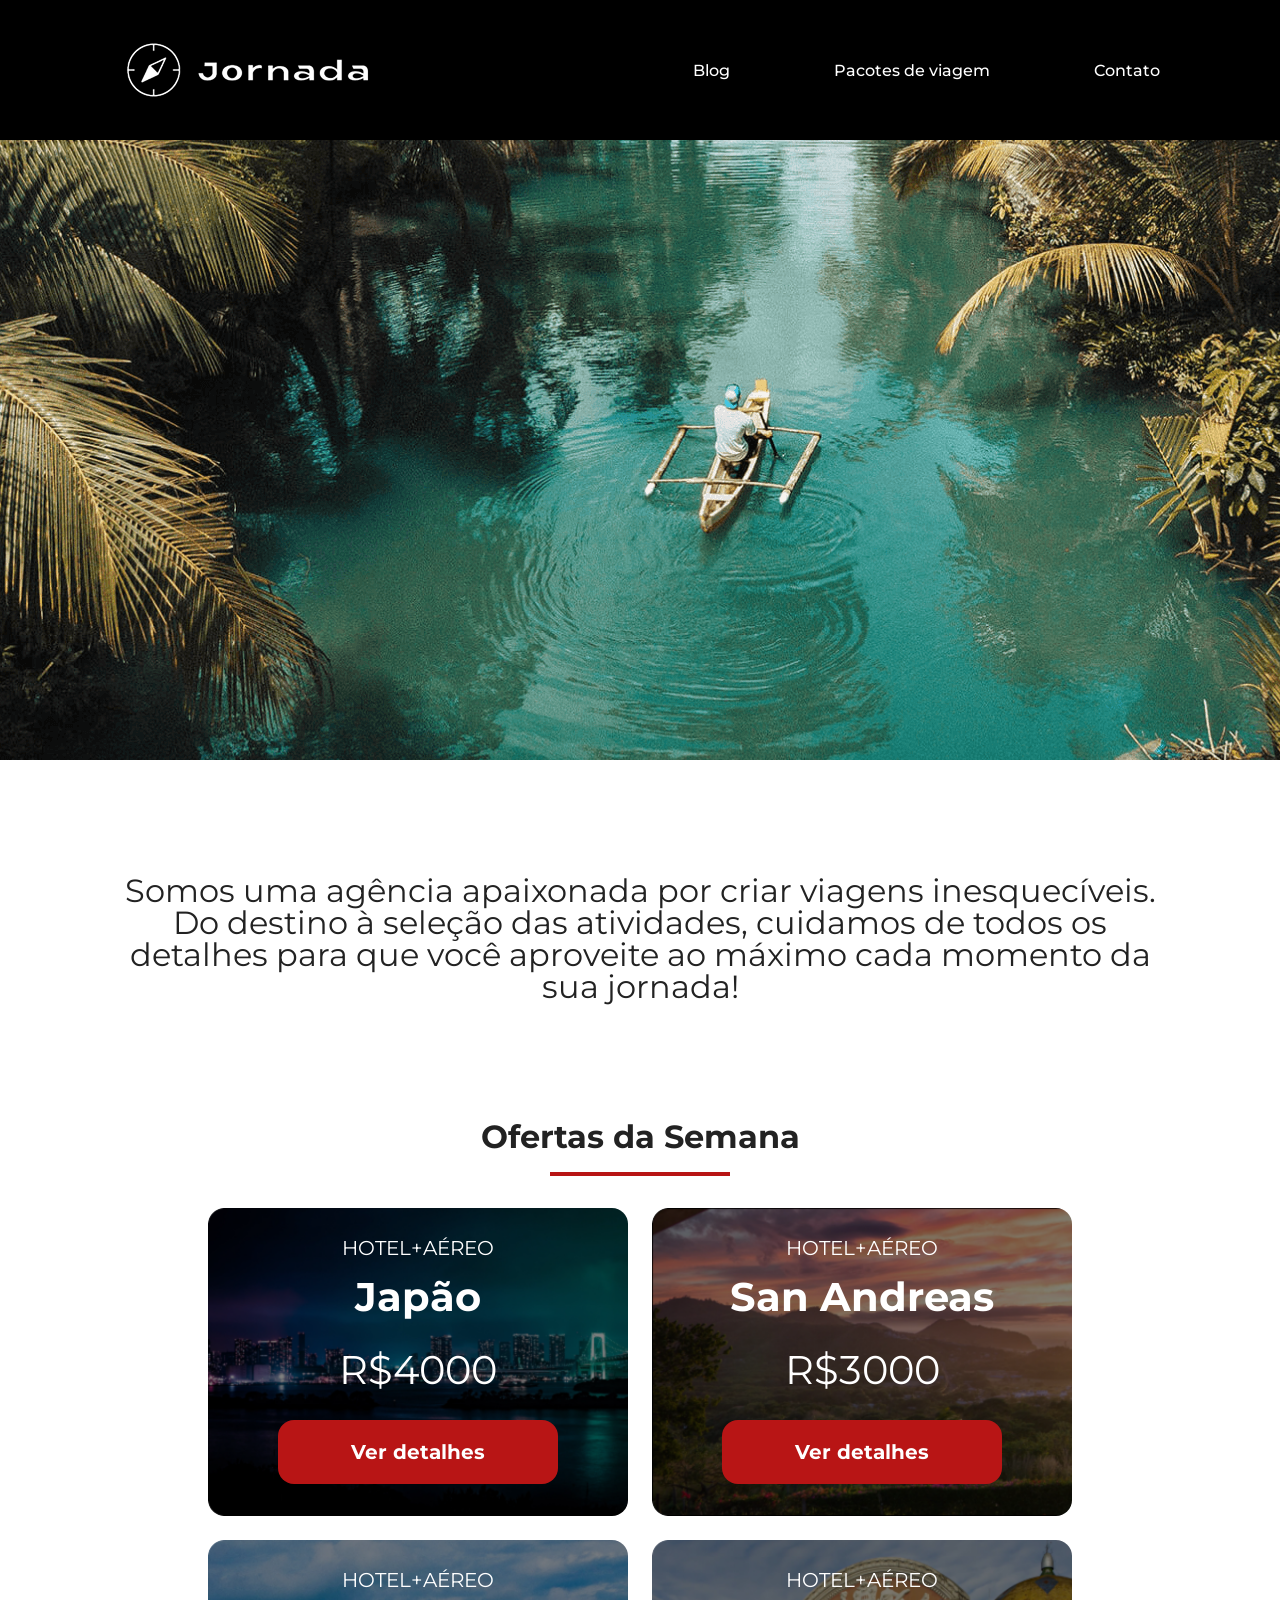
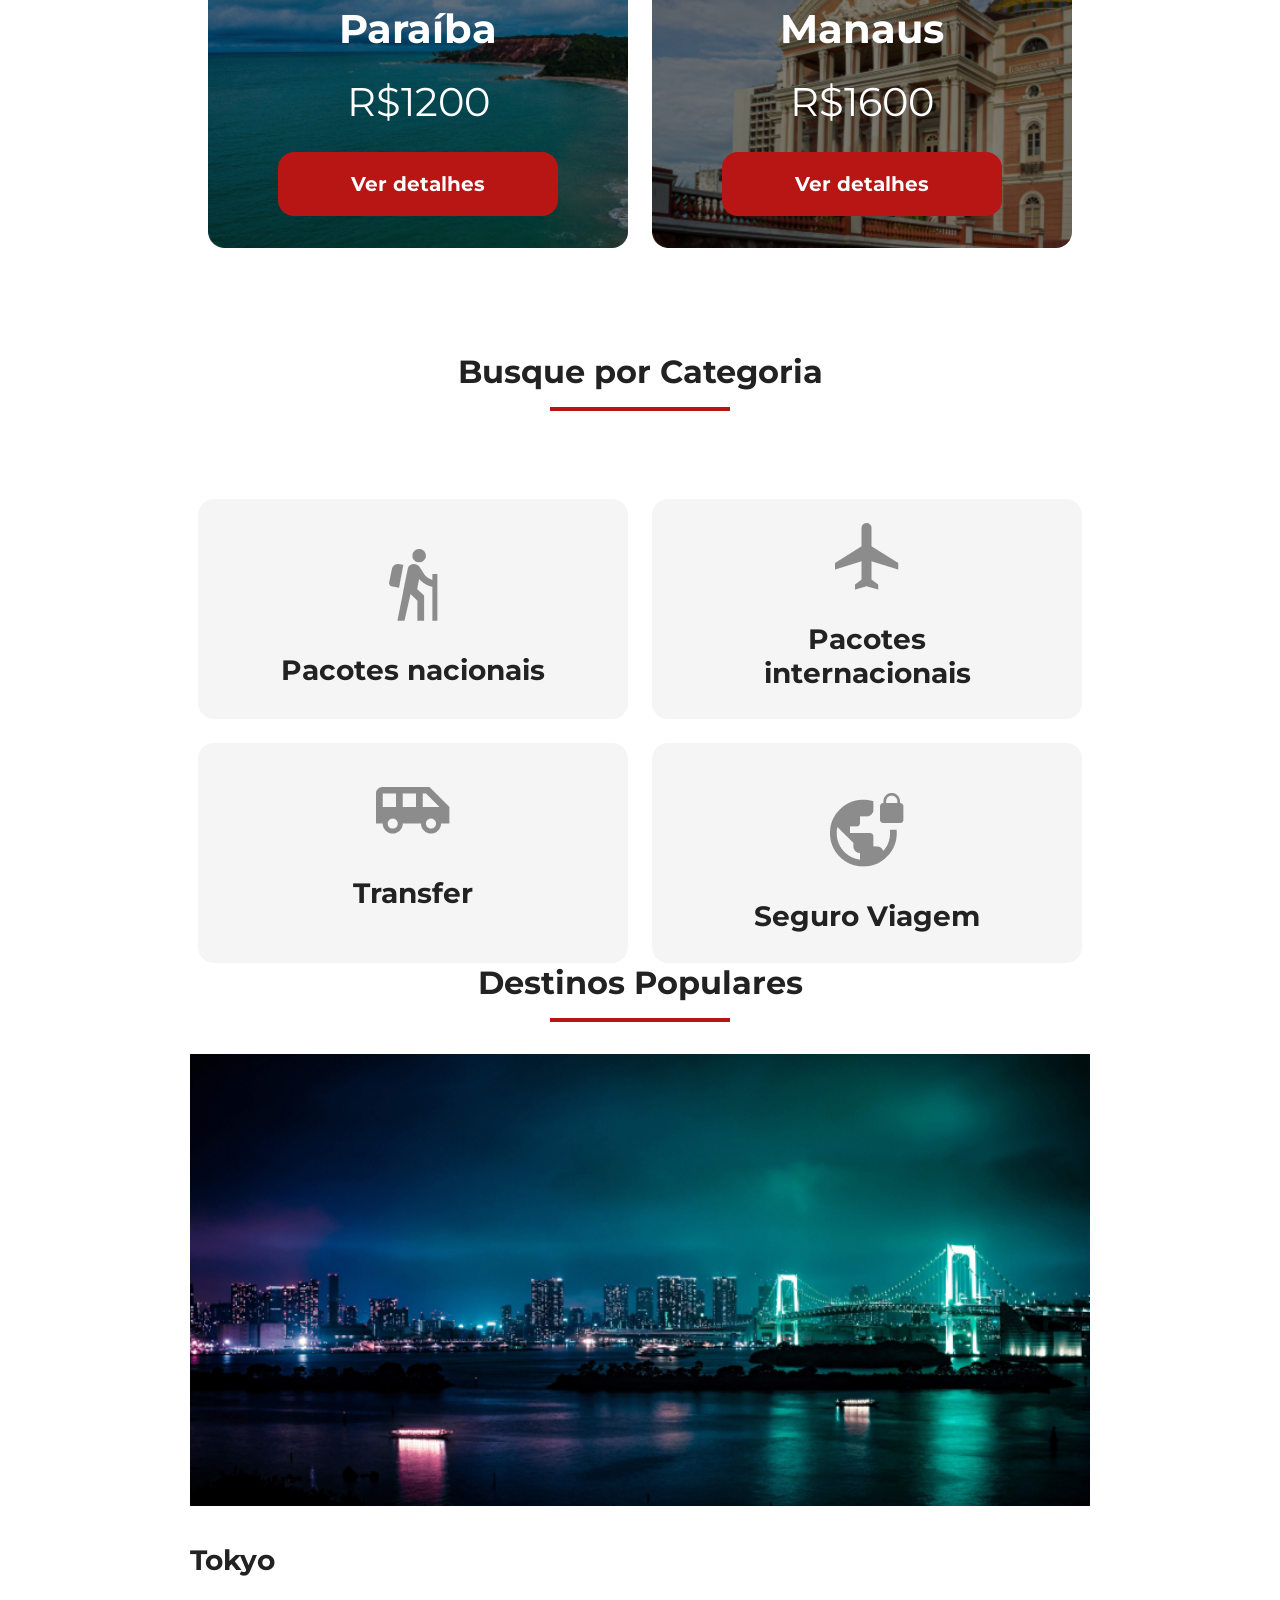
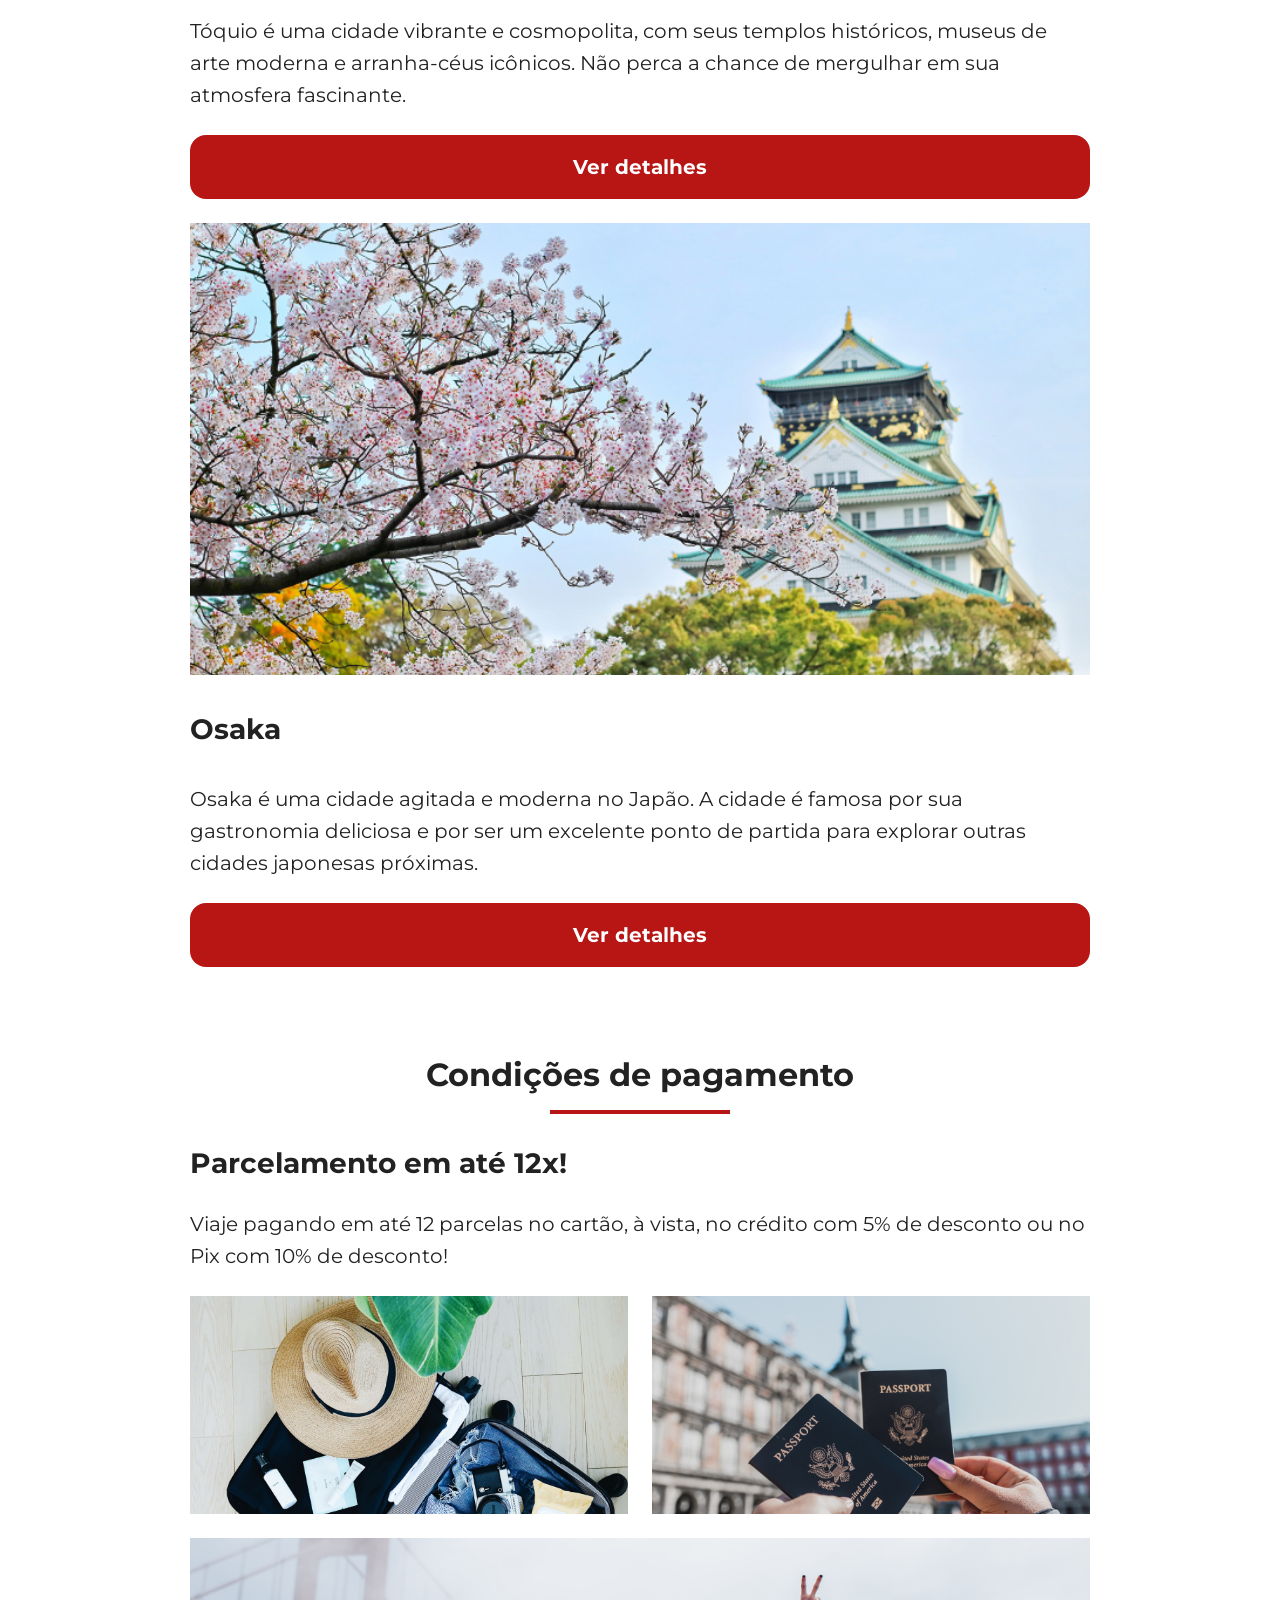
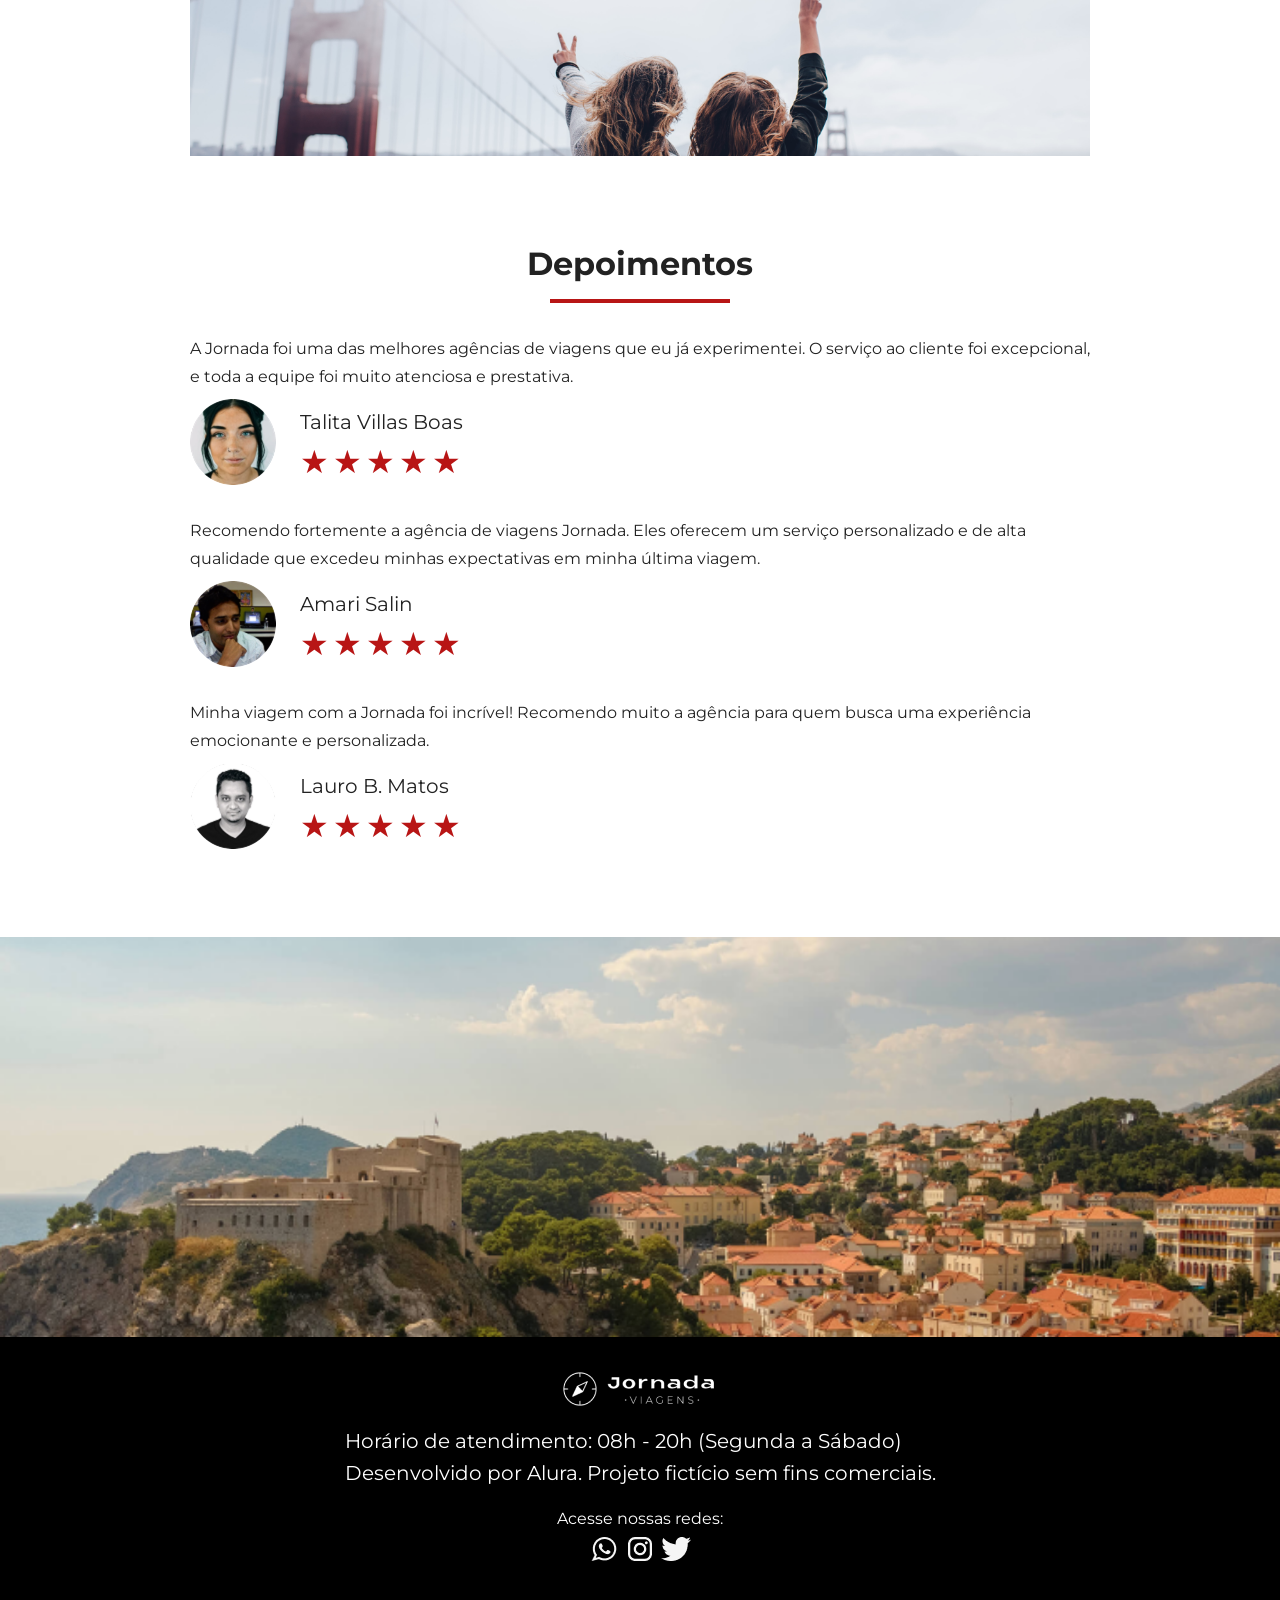
<file: index.html>
<!doctype html>
<html lang="pt-BR">
  <head>
    <meta charset="UTF-8" />
    <meta name="viewport" content="width=device-width, initial-scale=1.0" />
    <meta name="description" content="Jornada Viagens: uma agência apaixonada por criar viagens inesquecíveis">

    <meta name="og:title" content="Jornada Viagens">
    <meta name="og:description" content="uma agência apaixonada por criar viagens inesquecíveis">
    <meta name="og:type" content="website">
    <meta name="og:image" content="https://rayanneay.github.io/alura-jornada-viagens/img/logo-jornada-footer.png">
    <meta name="og:url" content="https://rayanneay.github.io/alura-jornada-viagens/">

    <link rel="stylesheet" href="css/style.css" />
    <link rel="icon" href="favico.svg" type="image/icon"/>
    <title>Jornada viagens</title>
  </head>
  <body>
    <header class="main-header">
      <a href="index.html" class="logo" title="acessar página inicial">
        <img
          class="img-mobile"
          src="img/burssola-jornada-branca1.png"
          alt="Bussola do logo Jornada Viagens na cor branca"
        />
        <img
          class="img-desktop"
          src="img/bussola-texto-jornada-branca.png"
          alt="Logo Jornada Viagens na cor branca"
        />
      </a>
      <div class="navigation-menu">
        <input type="checkbox" name="menu" id="menu" hidden />
        <label for="menu">
          <img
            src="img/menu.png"
            alt="menu hamburguer"
            class="menu-hamburguer"
          />
        </label>
        <nav>
          <ul class="list-links">
            <li>
              <a href="blog.html" target="_blank" title="Acessar blog">Blog</a>
            </li>
            <li>
              <a
                href="pacotes.html"
                target="_blank"
                title="Acessar pacotes de viagem"
                >Pacotes de viagem</a
              >
            </li>
            <li>
              <a
                href="contato.html"
                target="_blank"
                title="Acessar página de contato"
                >Contato</a
              >
            </li>
          </ul>
        </nav>
      </div>
    </header>
    <section class="hero">
      <div class="hero-img"></div>
      <h2>
        Somos uma agência apaixonada por criar viagens inesquecíveis. Do destino
        à seleção das atividades, cuidamos de todos os detalhes para que você
        aproveite ao máximo cada momento da sua jornada!
      </h2>
    </section>
    <section class="offers">
      <div class="section-title">
        <h2>Ofertas da Semana</h2>
        <hr>
      </div>
      <div class="offers-cards">
        <article class="card japao">
          <header>
            <p class="content-text">HOTEL+AÉREO</p>
            <h3>Japão</h3>
            <span>R$4000</span>
          </header>
          <footer>
            <a 
              href="#" 
              class="button"
              target="_blank"
              title="Veja mais detalhes Japao"
              >Ver detalhes</a>
          </footer>
        </article>
        <article class="card san-andreas">
          <header>
            <p class="content-text">HOTEL+AÉREO</p>
            <h3>San Andreas</h3>
            <span>R$3000</span>
          </header>
          <footer>
            <a href="#"
              class="button"
              target="_blank"
              title="Veja mais detalhes San Andreas"
              >Ver detalhes</a>
          </footer>
        </article>
        <article class="card paraiba">
          <header>
            <p class="content-text">HOTEL+AÉREO</p>
            <h3>Paraíba</h3>
            <span>R$1200</span>
          </header>
          <footer>
            <a href="#" 
              class="button"
              target="_blank"
              title="Veja mais detalhes Paraiba"
              >Ver detalhes</a>
          </footer>
        </article>
        <article class="card manaus">
          <header>
            <p class="content-text">HOTEL+AÉREO</p>
            <h3>Manaus</h3>
            <span>R$1600</span>
          </header>
          <footer>
            <a href="#" 
            class="button"
            target="_blank"
            title="Veja mais detalhes Manaus"
            >Ver detalhes</a>
          </footer>
        </article>
      </div>
    </section>
    <section class="browser-categories">
      <div class="section-title">
        <h2>Busque por Categoria</h2>
        <hr>
      </div>
    </section>
      <div class="browser-cards">
        <a href="#" class="card single-line" target="_blank">
          <img
          src="img/icon-pacotes-nacionais.png"
          alt="Icone pacotes nacionais">
          <h3 class="content-title">Pacotes nacionais</h3>
        <a href="#" class="card" target="_blank">
          <img
          src="img/icon-pacotes-interacionais.png"
          alt="Icone pacotes internacionais">
          <h3 class="content-title">Pacotes <br> internacionais</h3>
        </a>
        <a href="#" class="card single-line-transfer" target="_blank">
          <img
          src="img/icon-transfer.png"
          alt="Icone de uma van">
          <h3 class="content-title">Transfer</h3>
        </a>
        <a href="#" class="card single-line" target="_blank">
          <img
          src="img/icon-seguro-viagem.png"
          alt="Icone aviao rodando o mundo">
          <h3 class="content-title">Seguro Viagem</h3>
        </a>
      </div>
    </section>
    <section class="destinations">
      <div class="section-title">
        <h2>Destinos Populares</h2>
        <hr/>
      </div>
      <div class="destination-item">
      <article class="item tokyo">
        <header>
          <div class="img-tokyo"></div>
            <h4 class="content-title">Tokyo</h4>
        </header>
        <p class="content-text">Tóquio é uma cidade vibrante e cosmopolita, com seus templos históricos, museus de arte moderna e arranha-céus icônicos. Não perca a chance de mergulhar em sua atmosfera fascinante.</p>
        <footer>
          <a href="#" 
            class="button"
            target="_blank"
            title="Veja mais detalhes Toquio"
          >Ver detalhes</a>
        </footer>
      </article>
      <article class="item osaka">
        <header>
          <div class="img-osaka"></div>
            <h4 class="content-title">Osaka</h4>
        </header>
        <p class="content-text">Osaka é uma cidade agitada e moderna no Japão. A cidade é famosa por sua gastronomia deliciosa e por ser um excelente ponto de partida para explorar outras cidades japonesas próximas.</p>
        <footer>
          <a href="#" 
            class="button"
            target="_blank"
            title="Veja mais detalhes Japao"
          >Ver detalhes</a>
        </footer>
      </article>
    </div>
    </section>
    <section class="payments">
  <div class="section-title">
    <h2 class="content-title">Condições de pagamento</h2>
    <hr />
    </div>
    <div class="content-container">
      <div class="text-content">
      <h3 class="content-title">Parcelamento em até 12x!</h3>
      <p class="content-text">Viaje pagando em até 12 parcelas no cartão, à vista, no crédito com 5% de desconto ou no Pix com 10% de desconto!</p>
    </div>
    <div class="img-gallery">
      <div class="img bag"></div>
      <div class="img passport"></div>
      <div class="img people"></div>
    </div>
    </div>
</section>
<section class="feedbacks">
  <div class="section-title">
    <h2>Depoimentos</h2>
    <hr />
  </div>
<div class="feedbacks-container">
  <article>
    <header>
      <p>A Jornada foi uma das melhores agências de viagens que eu já experimentei. O serviço ao cliente foi excepcional, e toda a equipe foi muito atenciosa e prestativa.</p>
    </header>
    <footer>
      <img src="img/avatar-talita.png" alt="Foto de perfil da cliente Talita Vilas Boas">
      <div class="profile-content">
        <h4>Talita Villas Boas</h4>
        <div class="rating">
          <span class="star">★</span>
          <span class="star">★</span>
          <span class="star">★</span>
          <span class="star">★</span>
          <span class="star">★</span>
        </div>
      </div>
    </footer>
  </article>
  <article>
    <header>
      <p>Recomendo fortemente a agência de viagens Jornada. Eles oferecem um serviço personalizado e de alta qualidade que excedeu minhas expectativas em minha última viagem.</p>
    </header>
    <footer>
      <img src="img/avatar-amari.png" alt="foto de perfil do cliente Amari Salin">
      <div class="profile-content">
        <h4>Amari Salin</h4>
        <div class="rating">
          <span class="star">★</span>
          <span class="star">★</span>
          <span class="star">★</span>
          <span class="star">★</span>
          <span class="star">★</span>
        </div>
      </div>
    </footer>
  </article>
  <article>
    <header>
      <p>Minha viagem com a Jornada foi incrível! Recomendo muito a agência para quem busca uma experiência emocionante e personalizada.</p>
    </header>
    <footer>
      <img src="img/avatar-lauro.png" alt="foto de perfil do cliente Lauro B. Matos">
      <div class="profile-content">
      <h4>Lauro B. Matos</h4>
        <div class="rating">
          <span class="star">★</span>
          <span class="star">★</span>
          <span class="star">★</span>
          <span class="star">★</span>
          <span class="star">★</span>
        </div>
      </div>
    </footer>
  </article>
</div>
</section>
<section class="banner">
</section>
<footer class="main-footer">
  <div class="footer-content">
  <img
          class="logo-footer"
          src="img/logo-jornada-footer.png"
          alt="Bussola do logo Jornada Viagens na cor branca"
        />
<div class="text-content">
  <p class="content-text">Horário de atendimento: 08h - 20h (Segunda a Sábado)</p>
  <p class="content-text">Desenvolvido por Alura. Projeto fictício sem fins comerciais.</p>
</div>
</div>
<div class="social-networks">
  <p>Acesse nossas redes:</p>
  <a href="#" target="_blank"><img src="img/logo-whatsapp.png" title="Acesse o WhatsApp do Jornada Viagens" alt="Icone do WhatsApp na cor branca"
  /></a>
  <a href="#" target="_blank"><img src="img/logo-instagram.png" title="Acesse o Instagram do Jornada Viagens" alt="Icone do Instagram na cor branca"
  /></a>
  <a href="#" target="_blank"><img src="img/logo-x.png" title="Acesse o X do Jornada Viagens" alt="Icone do X na cor branca"
  /></a>
</div>
</footer>
  </body>
</html>
</file>
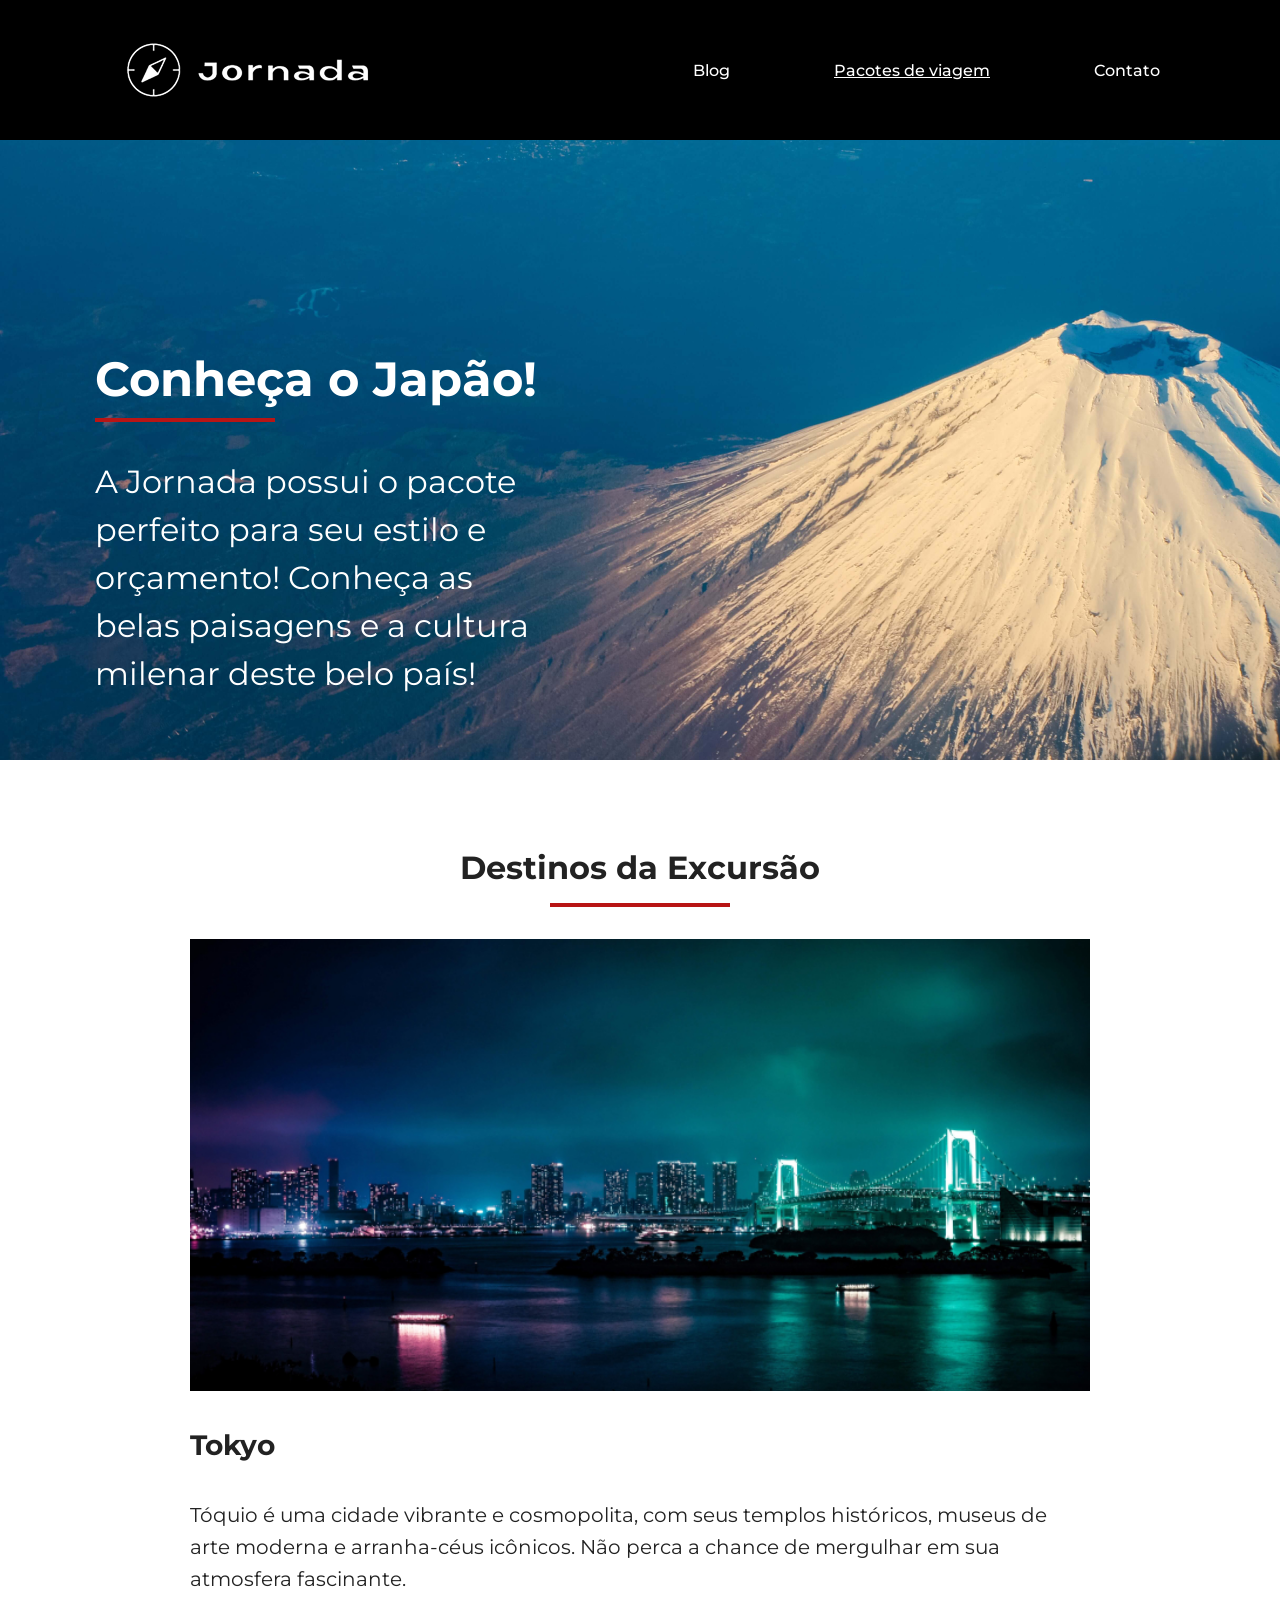
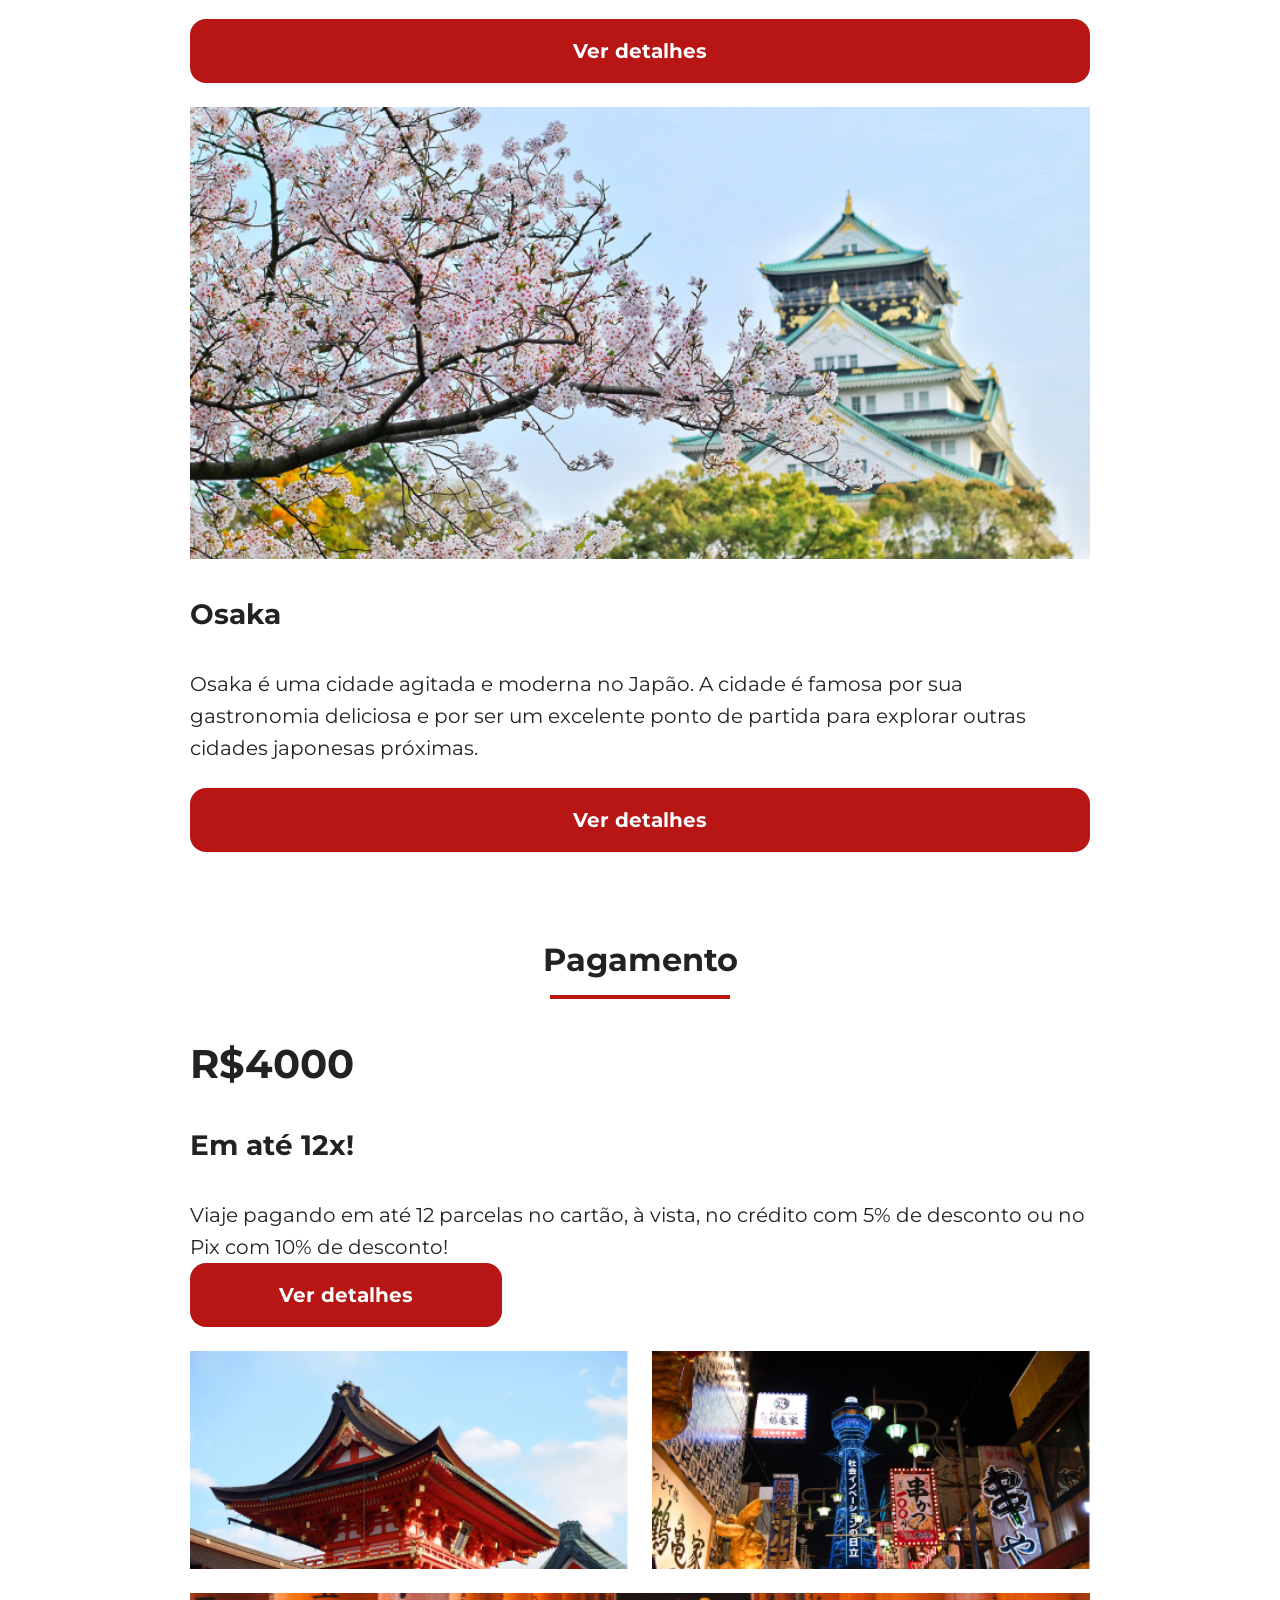
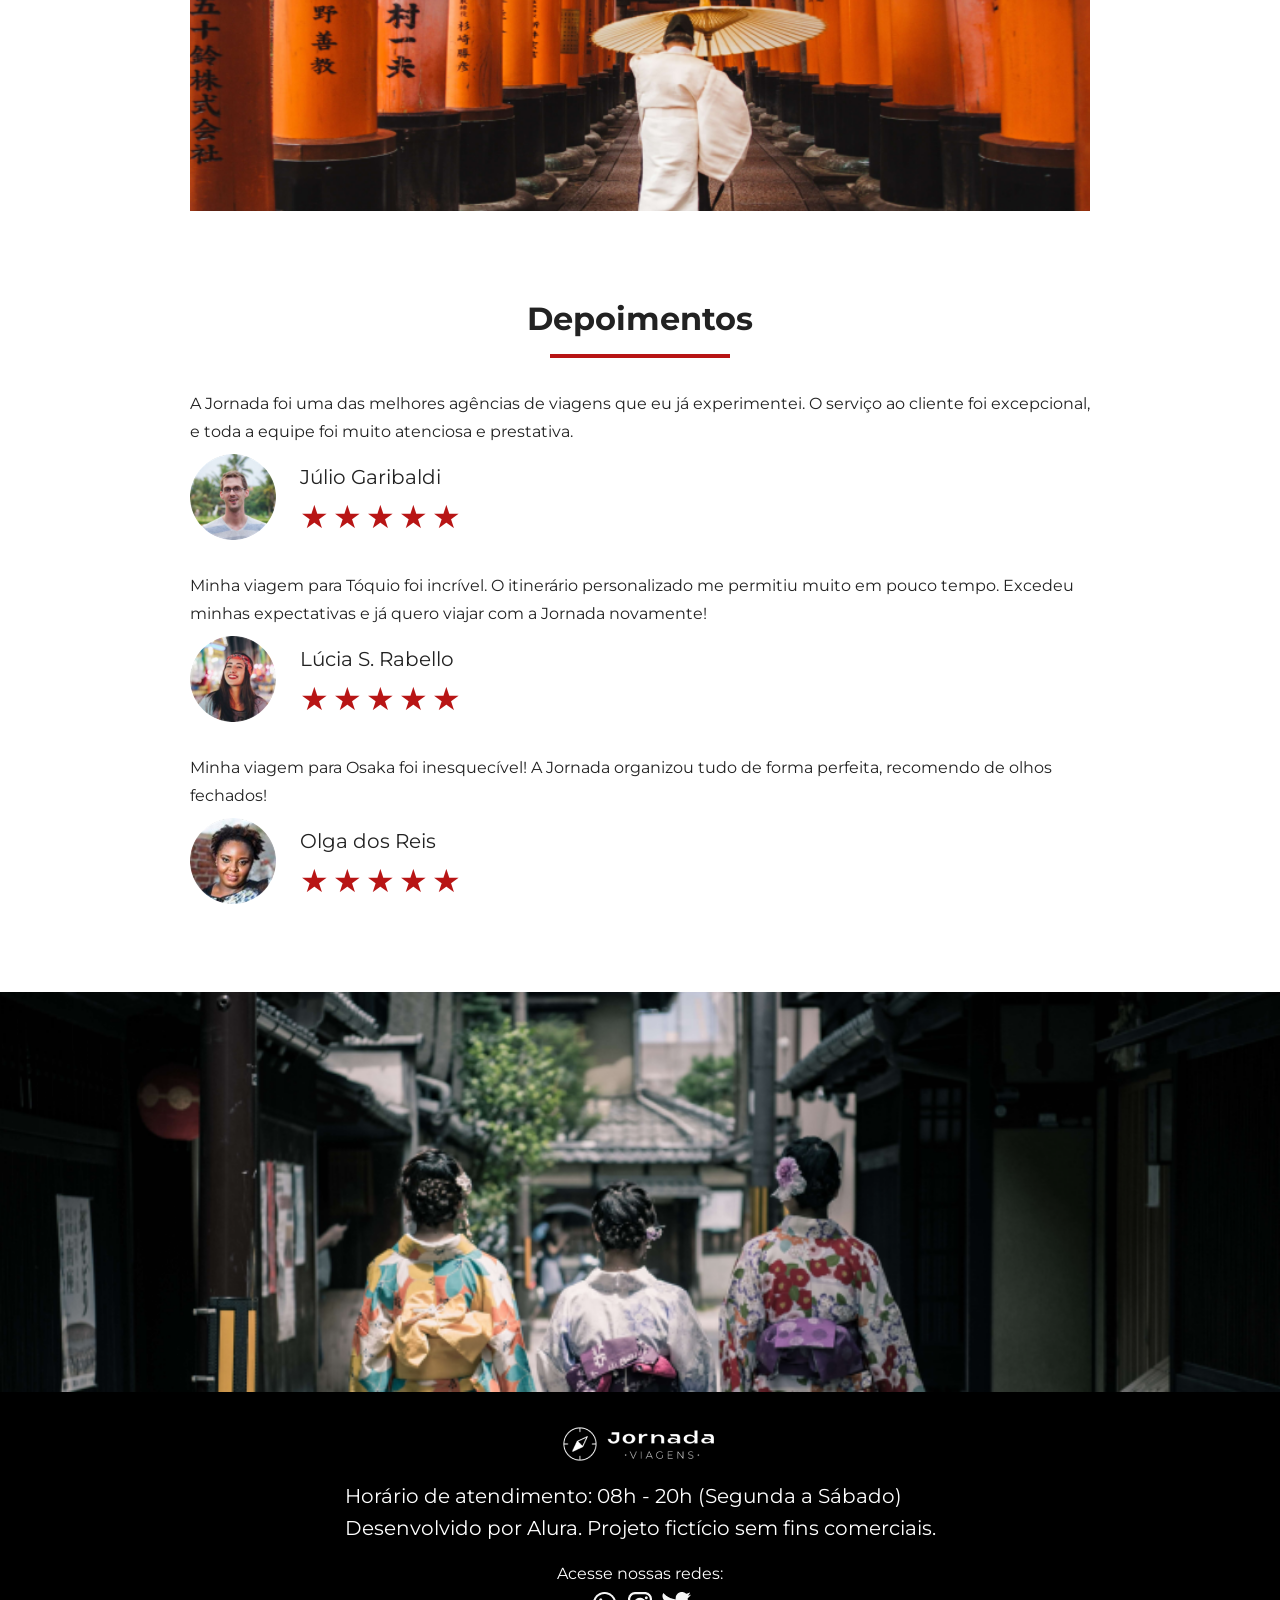
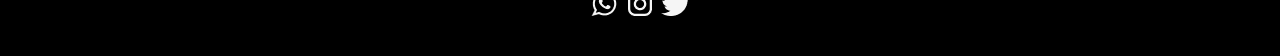
<file: pacotes.html>
<!DOCTYPE html>
<html lang="en">
<head>
    <meta charset="UTF-8">
    <meta name="viewport" content="width=device-width, initial-scale=1.0">
    <meta name="description" content="Jornada Viagens: uma agência apaixonada por criar viagens inesquecíveis">
    <link rel="stylesheet" href="css/style.css" />
    <link rel="icon" href="favico.svg" type="image/icon"/>
    <title>Pacotes de viagem</title>
</head>
<body class="pacotes">
    <header class="main-header">
      <a href="index.html" class="logo" title="acessar página inicial">
        <img
          class="img-mobile"
          src="img/burssola-jornada-branca1.png"
          alt="Bussola do logo Jornada Viagens na cor branca"
        />
        <img
          class="img-desktop"
          src="img/bussola-texto-jornada-branca.png"
          alt="Logo Jornada Viagens na cor branca"
        />
      </a>
      <div class="navigation-menu">
        <input type="checkbox" name="menu" id="menu" hidden />
        <label for="menu">
          <img
            src="img/menu.png"
            alt="menu hamburguer"
            class="menu-hamburguer"
          />
        </label>
        <nav>
          <ul class="list-links">
            <li>
              <a href="blog.html" target="_blank" title="Acessar blog">Blog</a>
            </li>
            <li>
              <a
                href="pacotes.html"
                target="_blank"
                title="Acessar pacotes de viagem"
                class="active"
                >Pacotes de viagem</a
              >
            </li>
            <li>
              <a
                href="contato.html"
                target="_blank"
                title="Acessar página de contato"
                >Contato</a
              >
            </li>
          </ul>
        </nav>
      </div>
    </header>
    <section class="hero">
      <div class="hero-img">
        <div class="hero-text">
          <h1>Conheça o Japão!</h1>
          <hr />
      <h2>
        A Jornada possui o pacote perfeito para seu estilo e orçamento! Conheça as belas paisagens e a cultura milenar deste belo país!
      </h2>
      </div>
      </div>
    </section>
    <section class="destinations">
      <div class="section-title">
        <h2>Destinos da Excursão</h2>
        <hr/>
      </div>
      <div class="destination-item">
      <article class="item tokyo">
        <header>
          <div class="img-tokyo"></div>
            <h4 class="content-title">Tokyo</h4>
        </header>
        <p class="content-text">Tóquio é uma cidade vibrante e cosmopolita, com seus templos históricos, museus de arte moderna e arranha-céus icônicos. Não perca a chance de mergulhar em sua atmosfera fascinante.</p>
        <footer>
          <a href="#" 
            class="button"
            target="_blank"
            title="Veja mais detalhes Toquio"
          >Ver detalhes</a>
        </footer>
      </article>
      <article class="item osaka">
        <header>
          <div class="img-osaka"></div>
            <h4 class="content-title">Osaka</h4>
        </header>
        <p class="content-text">Osaka é uma cidade agitada e moderna no Japão. A cidade é famosa por sua gastronomia deliciosa e por ser um excelente ponto de partida para explorar outras cidades japonesas próximas.</p>
        <footer>
          <a href="#" 
            class="button"
            target="_blank"
            title="Veja mais detalhes Japao"
          >Ver detalhes</a>
        </footer>
      </article>
    </div>
    </section>
    <section class="payments">
  <div class="section-title">
    <h2 class="content-title">Pagamento</h2>
    <hr />
    </div>
    <div class="content-container">
      <div class="text-content">
      <h3 class="content-title">R$4000</h3>
      <h4>Em até 12x!</h4>
      <p class="content-text">Viaje pagando em até 12 parcelas no cartão, à vista, no crédito com 5% de desconto ou no Pix com 10% de desconto!</p>
      <a href="#" 
            class="button"
            target="_blank"
            title="Veja mais detalhes Japao"
          >Ver detalhes</a>
    </div>
    <div class="img-gallery">
      <div class="img-1"></div>
      <div class="img-2"></div>
      <div class="img-3"></div>
    </div>
    </div>
</section>
<section class="feedbacks">
  <div class="section-title">
    <h2>Depoimentos</h2>
    <hr />
  </div>
<div class="feedbacks-container">
  <article>
    <header>
      <p>A Jornada foi uma das melhores agências de viagens que eu já experimentei. O serviço ao cliente foi excepcional, e toda a equipe foi muito atenciosa e prestativa.</p>
    </header>
    <footer>
      <img src="img/avatar-julio.png" alt="Foto de perfil do cliente Julio Garibaldi">
      <div class="profile-content">
        <h4>Júlio Garibaldi</h4>
        <div class="rating">
          <span class="star">★</span>
          <span class="star">★</span>
          <span class="star">★</span>
          <span class="star">★</span>
          <span class="star">★</span>
        </div>
      </div>
    </footer>
  </article>
  <article>
    <header>
      <p>Minha viagem para Tóquio foi incrível. O itinerário personalizado me permitiu muito em pouco tempo. Excedeu minhas expectativas e já quero viajar com a Jornada novamente!</p>
    </header>
    <footer>
      <img src="img/avatar-lucia.png" alt="foto de perfil da cliente Lucia Rabello">
      <div class="profile-content">
        <h4>Lúcia S. Rabello</h4>
        <div class="rating">
          <span class="star">★</span>
          <span class="star">★</span>
          <span class="star">★</span>
          <span class="star">★</span>
          <span class="star">★</span>
        </div>
      </div>
    </footer>
  </article>
  <article>
    <header>
      <p>Minha viagem para Osaka foi inesquecível! A Jornada organizou tudo de forma perfeita, recomendo de olhos fechados!</p>
    </header>
    <footer>
      <img src="img/avatar-olga.png" alt="foto de perfil da cliente Olga dos Reis">
      <div class="profile-content">
      <h4>Olga dos Reis</h4>
        <div class="rating">
          <span class="star">★</span>
          <span class="star">★</span>
          <span class="star">★</span>
          <span class="star">★</span>
          <span class="star">★</span>
        </div>
      </div>
    </footer>
  </article>
</div>
</section>
<section class="banner">
</section>
<footer class="main-footer">
  <div class="footer-content">
  <img
          class="logo-footer"
          src="img/logo-jornada-footer.png"
          alt="Bussola do logo Jornada Viagens na cor branca"
        />
<div class="text-content">
  <p class="content-text">Horário de atendimento: 08h - 20h (Segunda a Sábado)</p>
  <p class="content-text">Desenvolvido por Alura. Projeto fictício sem fins comerciais.</p>
</div>
</div>
<div class="social-networks">
  <p>Acesse nossas redes:</p>
  <a href="#" target="_blank"><img src="img/logo-whatsapp.png" title="Acesse o WhatsApp do Jornada Viagens" alt="Icone do WhatsApp na cor branca"
  /></a>
  <a href="#" target="_blank"><img src="img/logo-instagram.png" title="Acesse o Instagram do Jornada Viagens" alt="Icone do Instagram na cor branca"
  /></a>
  <a href="#" target="_blank"><img src="img/logo-x.png" title="Acesse o X do Jornada Viagens" alt="Icone do X na cor branca"
  /></a>
</div>
</footer>
  </body>
</body>
</html>
</file>
<file: css/style.css>
@import url("./global.css");
@import url("./header.css");
@import url("./hero.css");
@import url("./offers.css");
@import url("./browser.css");
@import url("./destination.css");
@import url("./payments.css");
@import url("./feedback.css");
@import url("./banner.css");
@import url("./footer.css");
</file>
